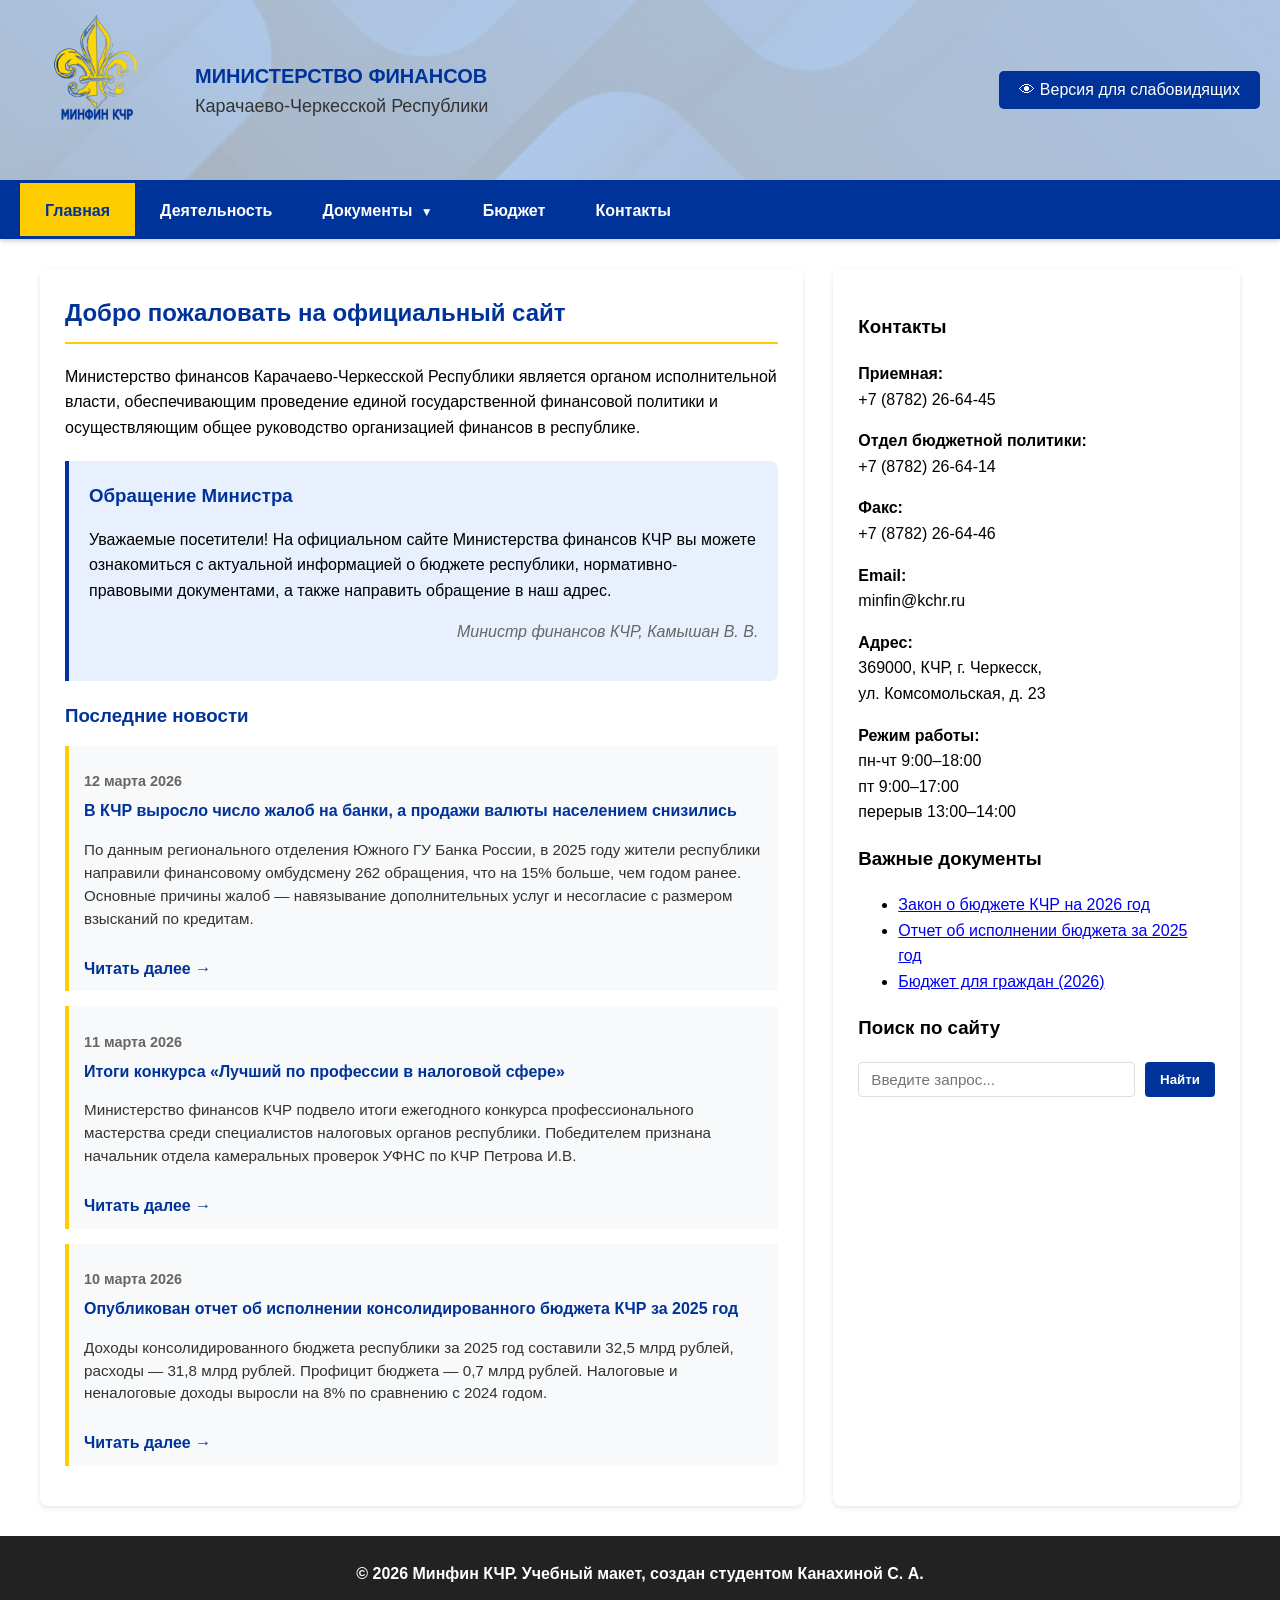
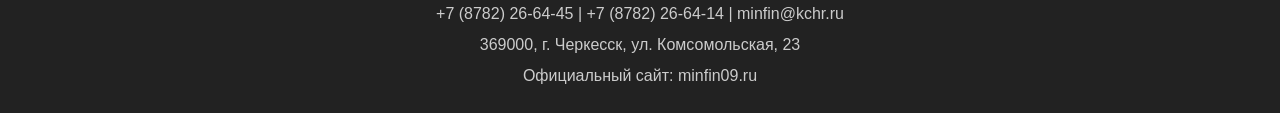
<file: index.html>
<!DOCTYPE html>
<html lang="ru">
<head>
    <meta charset="UTF-8">
    <meta name="viewport" content="width=device-width, initial-scale=1.0">
    <title>Минфин КЧР - Официальный сайт (учебный макет)</title>
    <link rel="stylesheet" href="style.css">
</head>
<body>
    <header class="site-header">
        <div class="logo-container">
            <img src="logo_minfin_kchr.png" alt="Логотип Министерства финансов КЧР" class="logo-image">
            <div class="logo-text">
                <h1>МИНИСТЕРСТВО ФИНАНСОВ</h1>
                <p>Карачаево-Черкесской Республики</p>
            </div>
        </div>
        <div class="header-controls">
            <button class="eye-button">👁 Версия для слабовидящих</button>
        </div>
    </header>

    <nav class="main-nav">
        <ul>
            <li><a href="index.html" class="active">Главная</a></li>
            <li><a href="activity.html">Деятельность</a></li>
            <li class="dropdown">
                <a href="docs.html">Документы</a>
                <ul class="dropdown-menu">
                    <li><a href="docs.html#laws">Законы и постановления</a></li>
                    <li><a href="docs.html#orders">Приказы Минфина КЧР</a></li>
                    <li><a href="docs.html#budget-citizens">Бюджет для граждан</a></li>
                    <li><a href="docs.html#programs">Государственные программы</a></li>
                </ul>
            </li>
            <li><a href="budget.html">Бюджет</a></li>
            <li><a href="contacts.html">Контакты</a></li>
        </ul>
    </nav>

    <main class="content">
        <section class="main-content">
            <h2>Добро пожаловать на официальный сайт</h2>
            <p>Министерство финансов Карачаево-Черкесской Республики является органом исполнительной власти, обеспечивающим проведение единой государственной финансовой политики и осуществляющим общее руководство организацией финансов в республике.</p>
            
            <div class="info-box">
                <h3>Обращение Министра</h3>
                <p>Уважаемые посетители! На официальном сайте Министерства финансов КЧР вы можете ознакомиться с актуальной информацией о бюджете республики, нормативно-правовыми документами, а также направить обращение в наш адрес.</p>
                <p class="signature">Министр финансов КЧР, Камышан В. В.</p>
            </div>
            
            <h3>Последние новости</h3>
            
            <article class="news-item">
                <p class="news-date">12 марта 2026</p>
                <h4><a href="https://minfin09.ru/2026/03/в-кчр-выросло-число-жалоб-на-банки-а-пр/" target="_blank">В КЧР выросло число жалоб на банки, а продажи валюты населением снизились</a></h4>
                <p class="news-excerpt">По данным регионального отделения Южного ГУ Банка России, в 2025 году жители республики направили финансовому омбудсмену 262 обращения, что на 15% больше, чем годом ранее. Основные причины жалоб — навязывание дополнительных услуг и несогласие с размером взысканий по кредитам.</p>
                <a href="https://minfin09.ru/2026/03/в-кчр-выросло-число-жалоб-на-банки-а-пр/" class="read-more" target="_blank">Читать далее →</a>
            </article>
            
            <article class="news-item">
                <p class="news-date">11 марта 2026</p>
                <h4><a href="https://minfin09.ru/2026/03/itogi-konkursa/" target="_blank">Итоги конкурса «Лучший по профессии в налоговой сфере»</a></h4>
                <p class="news-excerpt">Министерство финансов КЧР подвело итоги ежегодного конкурса профессионального мастерства среди специалистов налоговых органов республики. Победителем признана начальник отдела камеральных проверок УФНС по КЧР Петрова И.В.</p>
                <a href="https://minfin09.ru/2026/03/itogi-konkursa/" class="read-more" target="_blank">Читать далее →</a>
            </article>
            
            <article class="news-item">
                <p class="news-date">10 марта 2026</p>
                <h4><a href="https://minfin09.ru/2026/03/otchet-ob-ispolnenii-byudzheta/" target="_blank">Опубликован отчет об исполнении консолидированного бюджета КЧР за 2025 год</a></h4>
                <p class="news-excerpt">Доходы консолидированного бюджета республики за 2025 год составили 32,5 млрд рублей, расходы — 31,8 млрд рублей. Профицит бюджета — 0,7 млрд рублей. Налоговые и неналоговые доходы выросли на 8% по сравнению с 2024 годом.</p>
                <a href="https://minfin09.ru/2026/03/otchet-ob-ispolnenii-byudzheta/" class="read-more" target="_blank">Читать далее →</a>
            </article>
        </section>

        <aside class="sidebar">
            <h3>Контакты</h3>
            <p><strong>Приемная:</strong><br>+7 (8782) 26-64-45</p>
            <p><strong>Отдел бюджетной политики:</strong><br>+7 (8782) 26-64-14</p>
            <p><strong>Факс:</strong><br>+7 (8782) 26-64-46</p>
            <p><strong>Email:</strong><br>minfin@kchr.ru</p>
            <p><strong>Адрес:</strong><br>369000, КЧР, г. Черкесск,<br>ул. Комсомольская, д. 23</p>
            <p><strong>Режим работы:</strong><br>пн-чт 9:00–18:00<br>пт 9:00–17:00<br>перерыв 13:00–14:00</p>

            <h3>Важные документы</h3>
            <ul>
                <li><a href="docs.html#laws">Закон о бюджете КЧР на 2026 год</a></li>
                <li><a href="docs.html#budget">Отчет об исполнении бюджета за 2025 год</a></li>
                <li><a href="docs.html#budget">Бюджет для граждан (2026)</a></li>
            </ul>
            
            <h3>Поиск по сайту</h3>
            <form class="search-form">
                <input type="text" placeholder="Введите запрос...">
                <button type="submit">Найти</button>
            </form>
        </aside>
    </main>

    <footer>
        <div class="footer-content">
            <div class="footer-contacts">
                <p>© 2026 Минфин КЧР. Учебный макет, создан студентом Канахиной С. А.</p>
                <p>+7 (8782) 26-64-45 | +7 (8782) 26-64-14 | minfin@kchr.ru</p>
                <p>369000, г. Черкесск, ул. Комсомольская, 23</p>
                <p>Официальный сайт: minfin09.ru</p>
            </div>
        </div>
    </footer>
<!-- Подключение скрипта для версии слабовидящих -->
    <script src="script.js"></script>
</body>
</html>
</file>
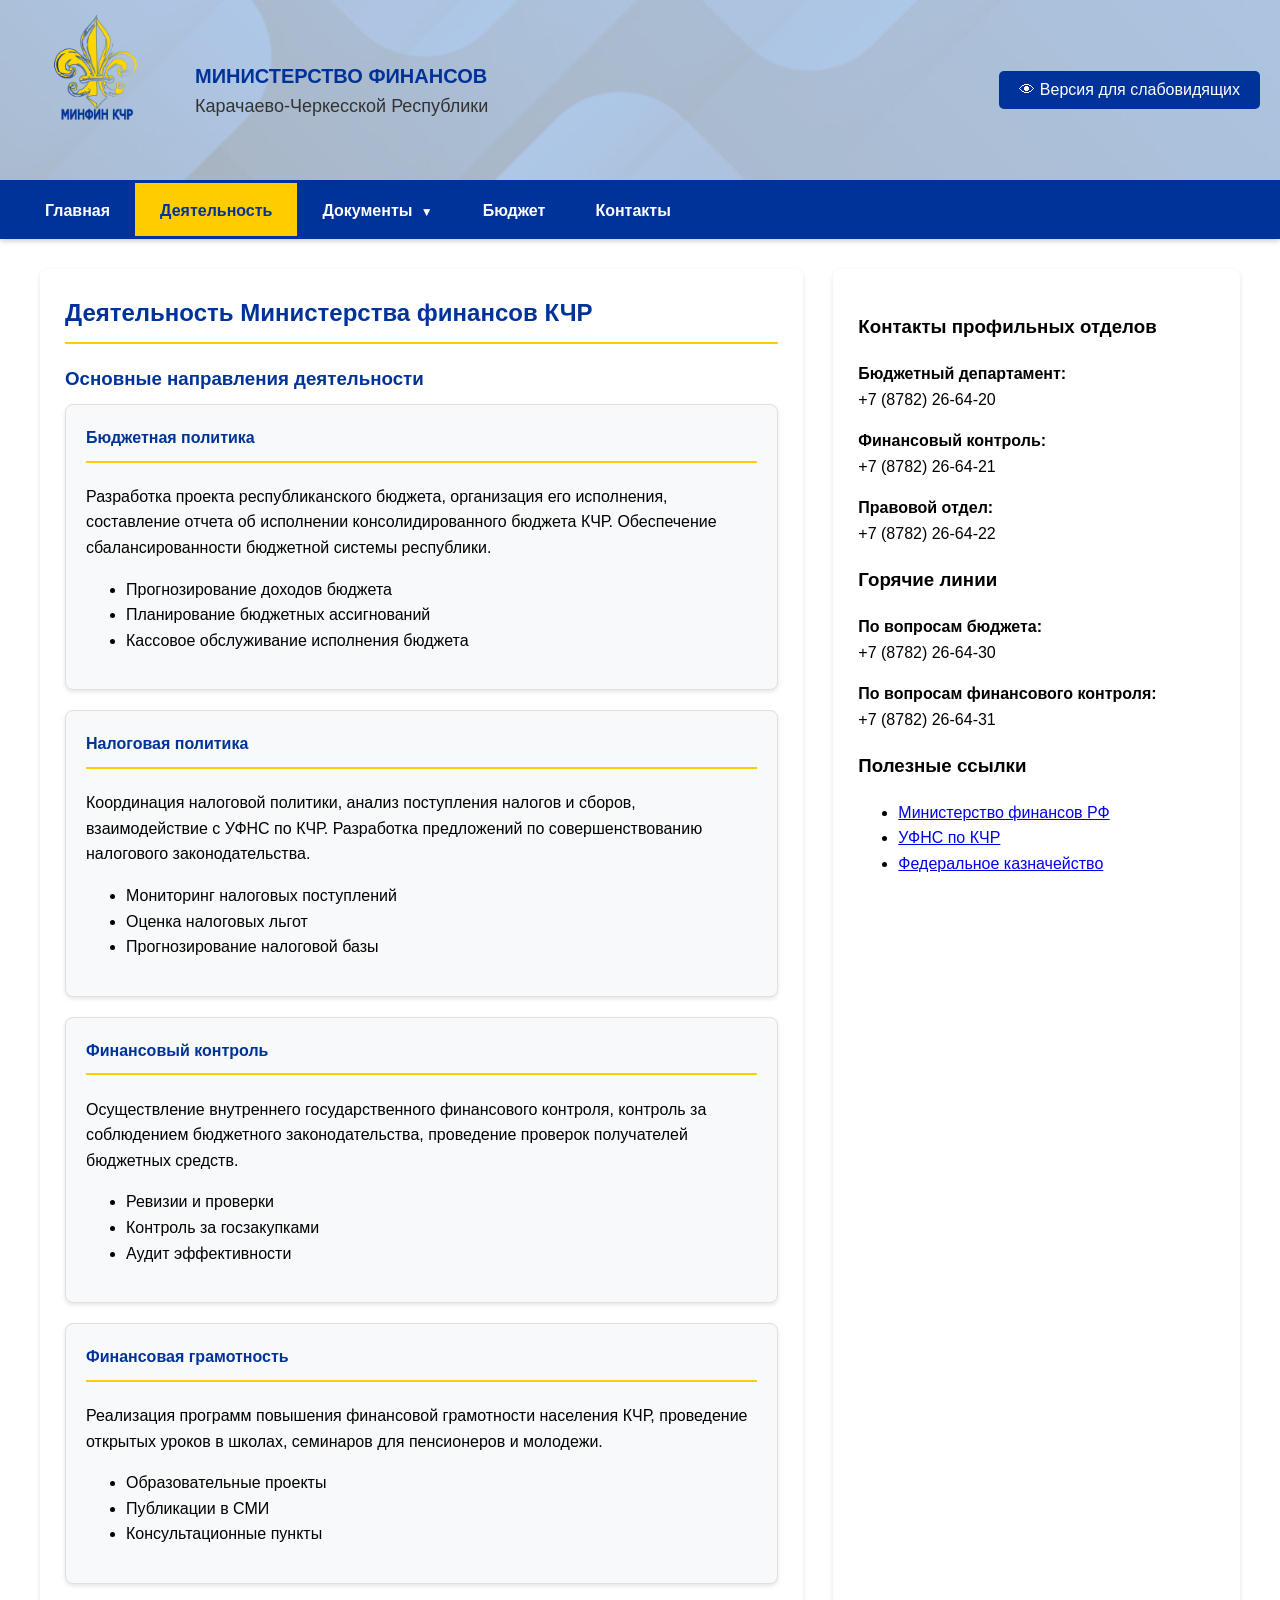
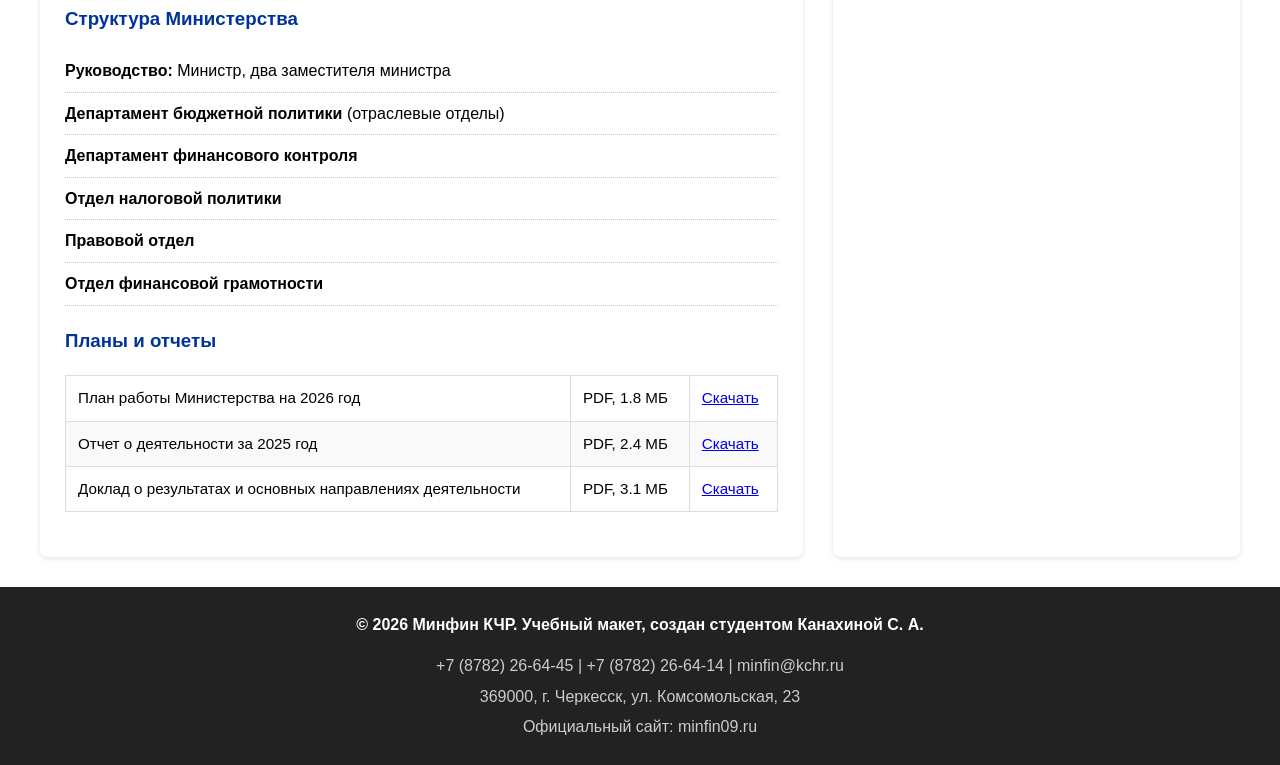
<file: activity.html>
<!DOCTYPE html>
<html lang="ru">
<head>
    <meta charset="UTF-8">
    <meta name="viewport" content="width=device-width, initial-scale=1.0">
    <title>Деятельность - Минфин КЧР</title>
    <link rel="stylesheet" href="style.css">
</head>
<body>
    <header class="site-header">
        <div class="logo-container">
            <img src="logo_minfin_kchr.png" alt="Логотип Министерства финансов КЧР" class="logo-image">
            <div class="logo-text">
                <h1>МИНИСТЕРСТВО ФИНАНСОВ</h1>
                <p>Карачаево-Черкесской Республики</p>
            </div>
        </div>
        <div class="header-controls">
            <button class="eye-button">👁 Версия для слабовидящих</button>
        </div>
    </header>

    <nav class="main-nav">
        <ul>
            <li><a href="index.html">Главная</a></li>
            <li><a href="activity.html" class="active">Деятельность</a></li>
            <li class="dropdown">
                <a href="docs.html">Документы</a>
                <ul class="dropdown-menu">
                    <li><a href="docs.html#laws">Законы и постановления</a></li>
                    <li><a href="docs.html#orders">Приказы Минфина КЧР</a></li>
                    <li><a href="docs.html#budget">Бюджет для граждан</a></li>
                    <li><a href="docs.html#programs">Государственные программы</a></li>
                </ul>
            </li>
            <li><a href="budget.html">Бюджет</a></li>
            <li><a href="contacts.html">Контакты</a></li>
        </ul>
    </nav>

    <main class="content">
        <section class="main-content">
            <h2>Деятельность Министерства финансов КЧР</h2>
            
            <div class="activity-section">
                <h3>Основные направления деятельности</h3>
                
                <div class="activity-card">
                    <h4>Бюджетная политика</h4>
                    <p>Разработка проекта республиканского бюджета, организация его исполнения, составление отчета об исполнении консолидированного бюджета КЧР. Обеспечение сбалансированности бюджетной системы республики.</p>
                    <ul>
                        <li>Прогнозирование доходов бюджета</li>
                        <li>Планирование бюджетных ассигнований</li>
                        <li>Кассовое обслуживание исполнения бюджета</li>
                    </ul>
                </div>
                
                <div class="activity-card">
                    <h4>Налоговая политика</h4>
                    <p>Координация налоговой политики, анализ поступления налогов и сборов, взаимодействие с УФНС по КЧР. Разработка предложений по совершенствованию налогового законодательства.</p>
                    <ul>
                        <li>Мониторинг налоговых поступлений</li>
                        <li>Оценка налоговых льгот</li>
                        <li>Прогнозирование налоговой базы</li>
                    </ul>
                </div>
                
                <div class="activity-card">
                    <h4>Финансовый контроль</h4>
                    <p>Осуществление внутреннего государственного финансового контроля, контроль за соблюдением бюджетного законодательства, проведение проверок получателей бюджетных средств.</p>
                    <ul>
                        <li>Ревизии и проверки</li>
                        <li>Контроль за госзакупками</li>
                        <li>Аудит эффективности</li>
                    </ul>
                </div>
                
                <div class="activity-card">
                    <h4>Финансовая грамотность</h4>
                    <p>Реализация программ повышения финансовой грамотности населения КЧР, проведение открытых уроков в школах, семинаров для пенсионеров и молодежи.</p>
                    <ul>
                        <li>Образовательные проекты</li>
                        <li>Публикации в СМИ</li>
                        <li>Консультационные пункты</li>
                    </ul>
                </div>
            </div>
            
            <div class="activity-section">
                <h3>Структура Министерства</h3>
                <ul class="structure-list">
                    <li><strong>Руководство:</strong> Министр, два заместителя министра</li>
                    <li><strong>Департамент бюджетной политики</strong> (отраслевые отделы)</li>
                    <li><strong>Департамент финансового контроля</strong></li>
                    <li><strong>Отдел налоговой политики</strong></li>
                    <li><strong>Правовой отдел</strong></li>
                    <li><strong>Отдел финансовой грамотности</strong></li>
                </ul>
            </div>
            
            <div class="activity-section">
                <h3>Планы и отчеты</h3>
                <table class="docs-table">
                    <tr>
                        <td>План работы Министерства на 2026 год</td>
                        <td>PDF, 1.8 МБ</td>
                        <td><a href="#" class="download-link">Скачать</a></td>
                    </tr>
                    <tr>
                        <td>Отчет о деятельности за 2025 год</td>
                        <td>PDF, 2.4 МБ</td>
                        <td><a href="#" class="download-link">Скачать</a></td>
                    </tr>
                    <tr>
                        <td>Доклад о результатах и основных направлениях деятельности</td>
                        <td>PDF, 3.1 МБ</td>
                        <td><a href="#" class="download-link">Скачать</a></td>
                    </tr>
                </table>
            </div>
        </section>

        <aside class="sidebar">
            <h3>Контакты профильных отделов</h3>
            <p><strong>Бюджетный департамент:</strong><br>+7 (8782) 26-64-20</p>
            <p><strong>Финансовый контроль:</strong><br>+7 (8782) 26-64-21</p>
            <p><strong>Правовой отдел:</strong><br>+7 (8782) 26-64-22</p>
            
            <h3>Горячие линии</h3>
            <p><strong>По вопросам бюджета:</strong><br>+7 (8782) 26-64-30</p>
            <p><strong>По вопросам финансового контроля:</strong><br>+7 (8782) 26-64-31</p>
            
            <h3>Полезные ссылки</h3>
            <ul>
                <li><a href="#">Министерство финансов РФ</a></li>
                <li><a href="#">УФНС по КЧР</a></li>
                <li><a href="#">Федеральное казначейство</a></li>
            </ul>
        </aside>
    </main>

    <footer>
        <div class="footer-content">
            <div class="footer-contacts">
                <p>© 2026 Минфин КЧР. Учебный макет, создан студентом Канахиной С. А.</p>
                <p>+7 (8782) 26-64-45 | +7 (8782) 26-64-14 | minfin@kchr.ru</p>
                <p>369000, г. Черкесск, ул. Комсомольская, 23</p>
                <p>Официальный сайт: minfin09.ru</p>
            </div>
        </div>
    </footer>
<!-- Подключение скрипта для версии слабовидящих -->
    <script src="script.js"></script>
</body>
</html>
</file>
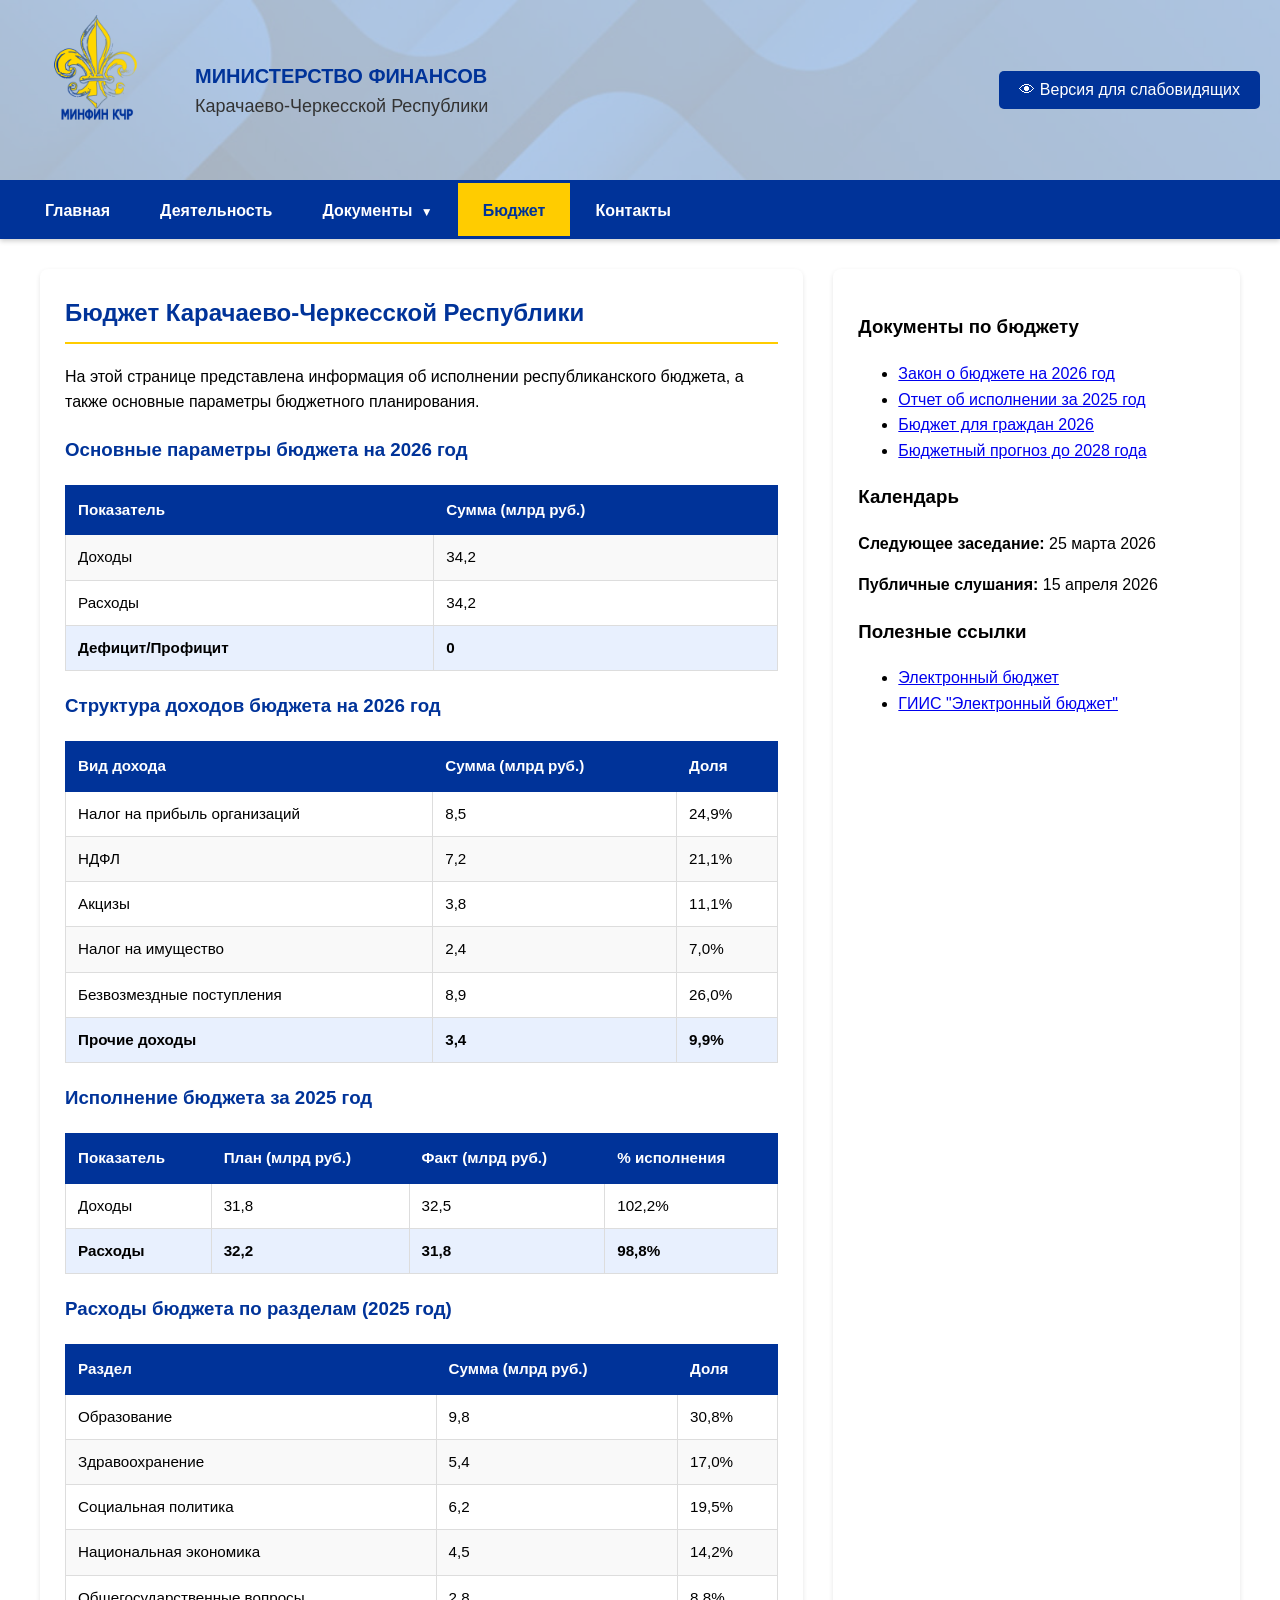
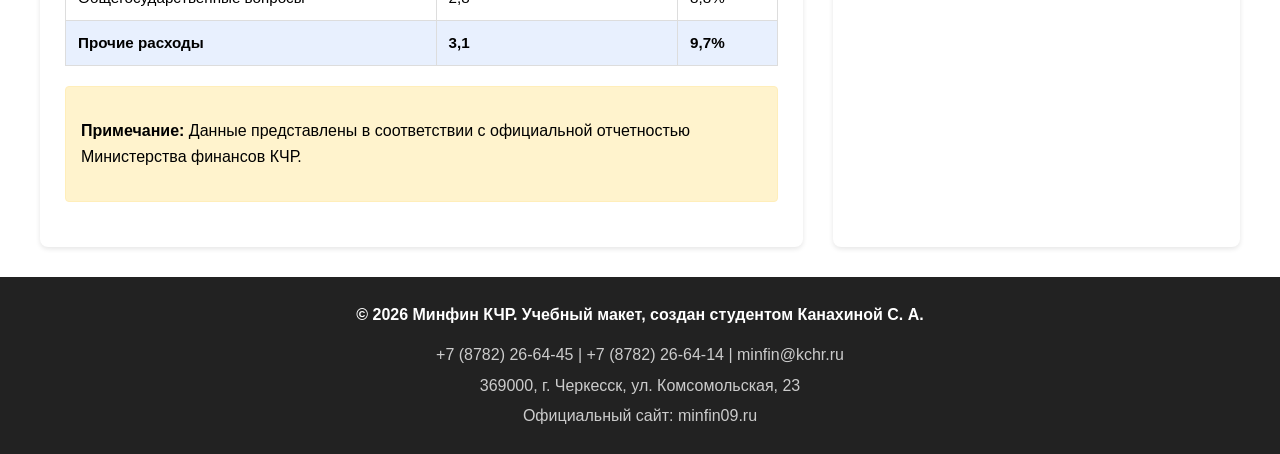
<file: budget.html>
<!DOCTYPE html>
<html lang="ru">
<head>
    <meta charset="UTF-8">
    <meta name="viewport" content="width=device-width, initial-scale=1.0">
    <title>Бюджет - Минфин КЧР</title>
    <link rel="stylesheet" href="style.css">
</head>
<body>
    <header class="site-header">
        <div class="logo-container">
            <img src="logo_minfin_kchr.png" alt="Логотип Министерства финансов КЧР" class="logo-image">
            <div class="logo-text">
                <h1>МИНИСТЕРСТВО ФИНАНСОВ</h1>
                <p>Карачаево-Черкесской Республики</p>
            </div>
        </div>
        <div class="header-controls">
            <button class="eye-button">👁 Версия для слабовидящих</button>
        </div>
    </header>

    <nav class="main-nav">
        <ul>
            <li><a href="index.html">Главная</a></li>
            <li><a href="activity.html">Деятельность</a></li>
            <li class="dropdown">
                <a href="docs.html">Документы</a>
                <ul class="dropdown-menu">
                    <li><a href="docs.html#laws">Законы и постановления</a></li>
                    <li><a href="docs.html#orders">Приказы Минфина КЧР</a></li>
                    <li><a href="docs.html#budget">Бюджет для граждан</a></li>
                    <li><a href="docs.html#programs">Государственные программы</a></li>
                </ul>
            </li>
            <li><a href="budget.html" class="active">Бюджет</a></li>
            <li><a href="contacts.html">Контакты</a></li>
        </ul>
    </nav>

    <main class="content">
        <section class="main-content">
            <h2>Бюджет Карачаево-Черкесской Республики</h2>
            
            <div class="budget-info">
                <p>На этой странице представлена информация об исполнении республиканского бюджета, а также основные параметры бюджетного планирования.</p>
            </div>
            
            <h3>Основные параметры бюджета на 2026 год</h3>
            <table class="budget-table">
                <tr>
                    <th>Показатель</th>
                    <th>Сумма (млрд руб.)</th>
                </tr>
                <tr>
                    <td>Доходы</td>
                    <td>34,2</td>
                </tr>
                <tr>
                    <td>Расходы</td>
                    <td>34,2</td>
                </tr>
                <tr>
                    <td>Дефицит/Профицит</td>
                    <td>0</td>
                </tr>
            </table>
            
            <h3>Структура доходов бюджета на 2026 год</h3>
            <table class="budget-table">
                <thead>
                    <tr>
                        <th>Вид дохода</th>
                        <th>Сумма (млрд руб.)</th>
                        <th>Доля</th>
                    </tr>
                </thead>
                <tbody>
                    <tr>
                        <td>Налог на прибыль организаций</td>
                        <td>8,5</td>
                        <td>24,9%</td>
                    </tr>
                    <tr>
                        <td>НДФЛ</td>
                        <td>7,2</td>
                        <td>21,1%</td>
                    </tr>
                    <tr>
                        <td>Акцизы</td>
                        <td>3,8</td>
                        <td>11,1%</td>
                    </tr>
                    <tr>
                        <td>Налог на имущество</td>
                        <td>2,4</td>
                        <td>7,0%</td>
                    </tr>
                    <tr>
                        <td>Безвозмездные поступления</td>
                        <td>8,9</td>
                        <td>26,0%</td>
                    </tr>
                    <tr>
                        <td>Прочие доходы</td>
                        <td>3,4</td>
                        <td>9,9%</td>
                    </tr>
                </tbody>
            </table>
            
            <h3>Исполнение бюджета за 2025 год</h3>
            <table class="budget-table">
                <thead>
                    <tr>
                        <th>Показатель</th>
                        <th>План (млрд руб.)</th>
                        <th>Факт (млрд руб.)</th>
                        <th>% исполнения</th>
                    </tr>
                </thead>
                <tbody>
                    <tr>
                        <td>Доходы</td>
                        <td>31,8</td>
                        <td>32,5</td>
                        <td>102,2%</td>
                    </tr>
                    <tr>
                        <td>Расходы</td>
                        <td>32,2</td>
                        <td>31,8</td>
                        <td>98,8%</td>
                    </tr>
                </tbody>
            </table>
            
            <h3>Расходы бюджета по разделам (2025 год)</h3>
            <table class="budget-table">
                <thead>
                    <tr>
                        <th>Раздел</th>
                        <th>Сумма (млрд руб.)</th>
                        <th>Доля</th>
                    </tr>
                </thead>
                <tbody>
                    <tr>
                        <td>Образование</td>
                        <td>9,8</td>
                        <td>30,8%</td>
                    </tr>
                    <tr>
                        <td>Здравоохранение</td>
                        <td>5,4</td>
                        <td>17,0%</td>
                    </tr>
                    <tr>
                        <td>Социальная политика</td>
                        <td>6,2</td>
                        <td>19,5%</td>
                    </tr>
                    <tr>
                        <td>Национальная экономика</td>
                        <td>4,5</td>
                        <td>14,2%</td>
                    </tr>
                    <tr>
                        <td>Общегосударственные вопросы</td>
                        <td>2,8</td>
                        <td>8,8%</td>
                    </tr>
                    <tr>
                        <td>Прочие расходы</td>
                        <td>3,1</td>
                        <td>9,7%</td>
                    </tr>
                </tbody>
            </table>
            
            <div class="budget-note">
                <p><strong>Примечание:</strong> Данные представлены в соответствии с официальной отчетностью Министерства финансов КЧР.</p>
            </div>
        </section>

        <aside class="sidebar">
            <h3>Документы по бюджету</h3>
            <ul>
                <li><a href="#">Закон о бюджете на 2026 год</a></li>
                <li><a href="#">Отчет об исполнении за 2025 год</a></li>
                <li><a href="#">Бюджет для граждан 2026</a></li>
                <li><a href="#">Бюджетный прогноз до 2028 года</a></li>
            </ul>
            
            <h3>Календарь</h3>
            <p><strong>Следующее заседание:</strong> 25 марта 2026</p>
            <p><strong>Публичные слушания:</strong> 15 апреля 2026</p>
            
            <h3>Полезные ссылки</h3>
            <ul>
                <li><a href="#">Электронный бюджет</a></li>
                <li><a href="#">ГИИС "Электронный бюджет"</a></li>
            </ul>
        </aside>
    </main>

    <footer>
        <div class="footer-content">
            <div class="footer-contacts">
                <p>© 2026 Минфин КЧР. Учебный макет, создан студентом Канахиной С. А.</p>
                <p>+7 (8782) 26-64-45 | +7 (8782) 26-64-14 | minfin@kchr.ru</p>
                <p>369000, г. Черкесск, ул. Комсомольская, 23</p>
                <p>Официальный сайт: minfin09.ru</p>
            </div>
        </div>
    </footer>
<!-- Подключение скрипта для версии слабовидящих -->
    <script src="script.js"></script>
</body>
</html>
</file>
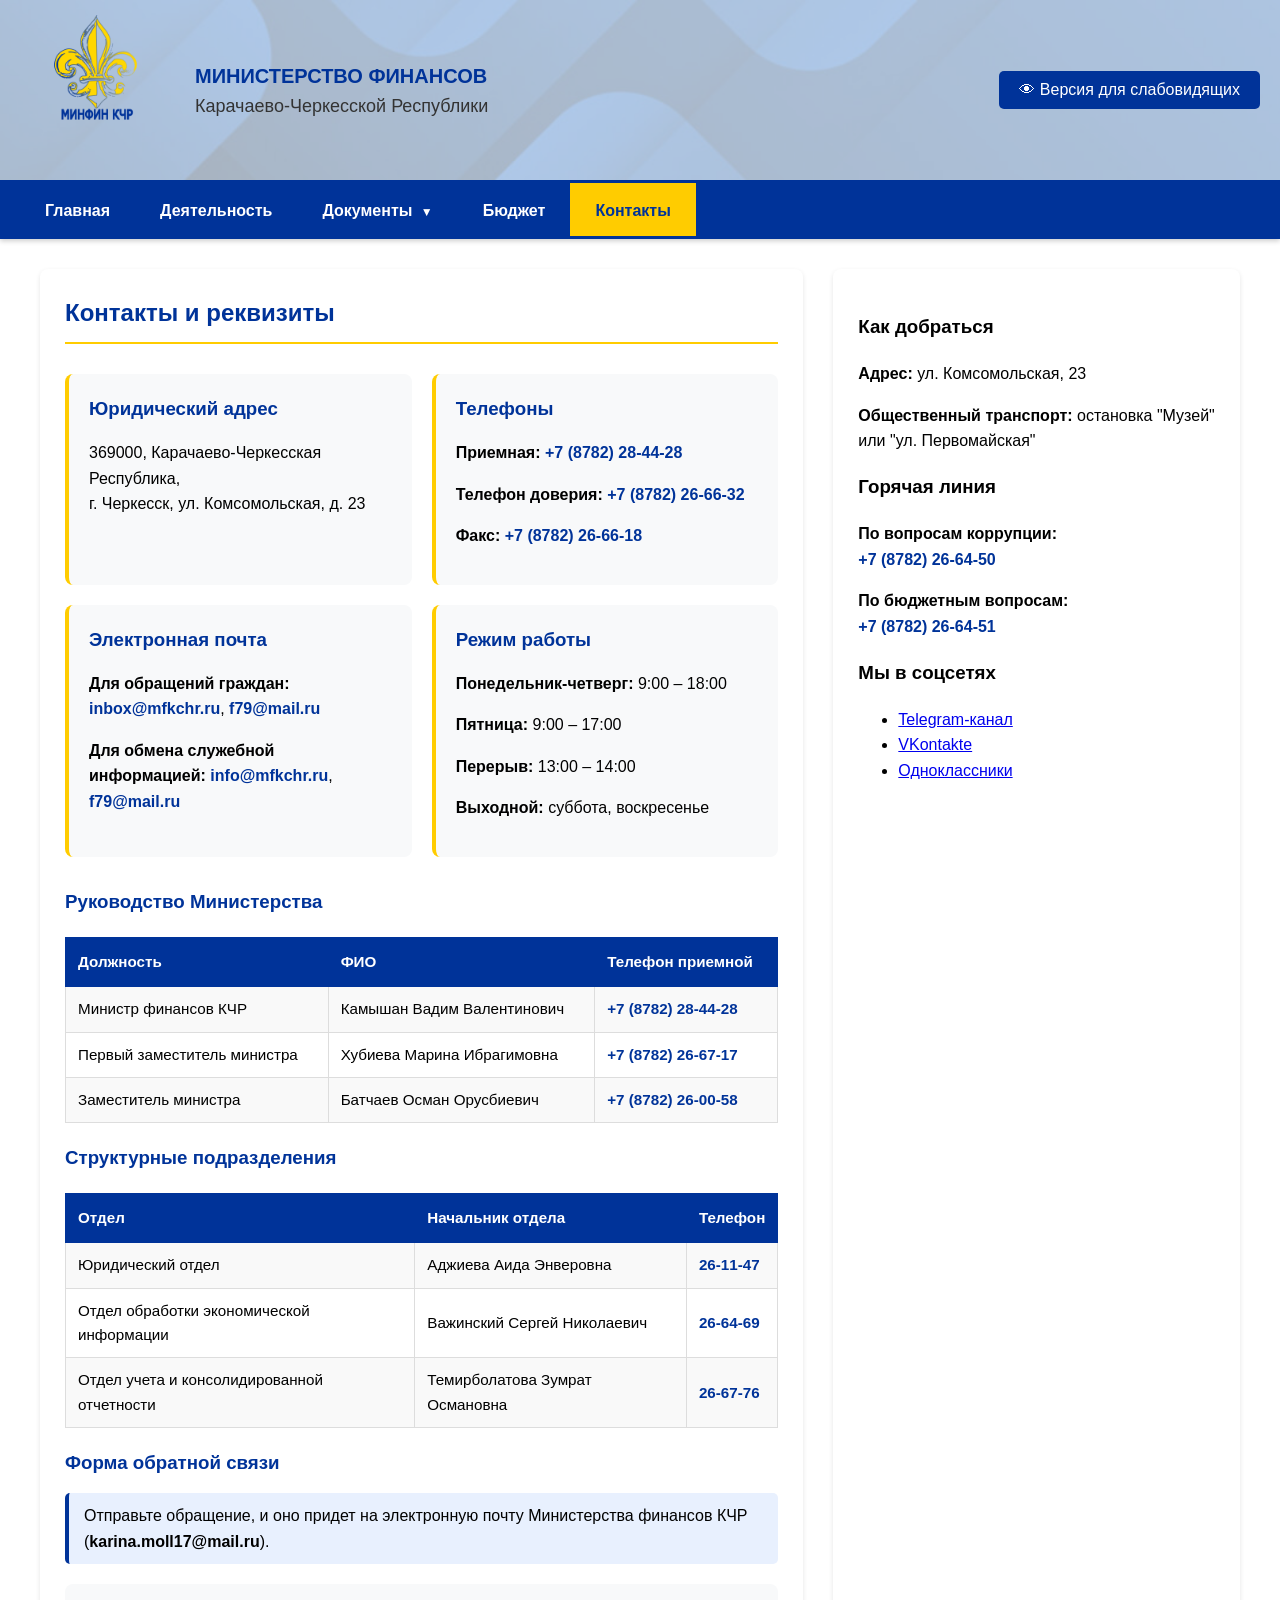
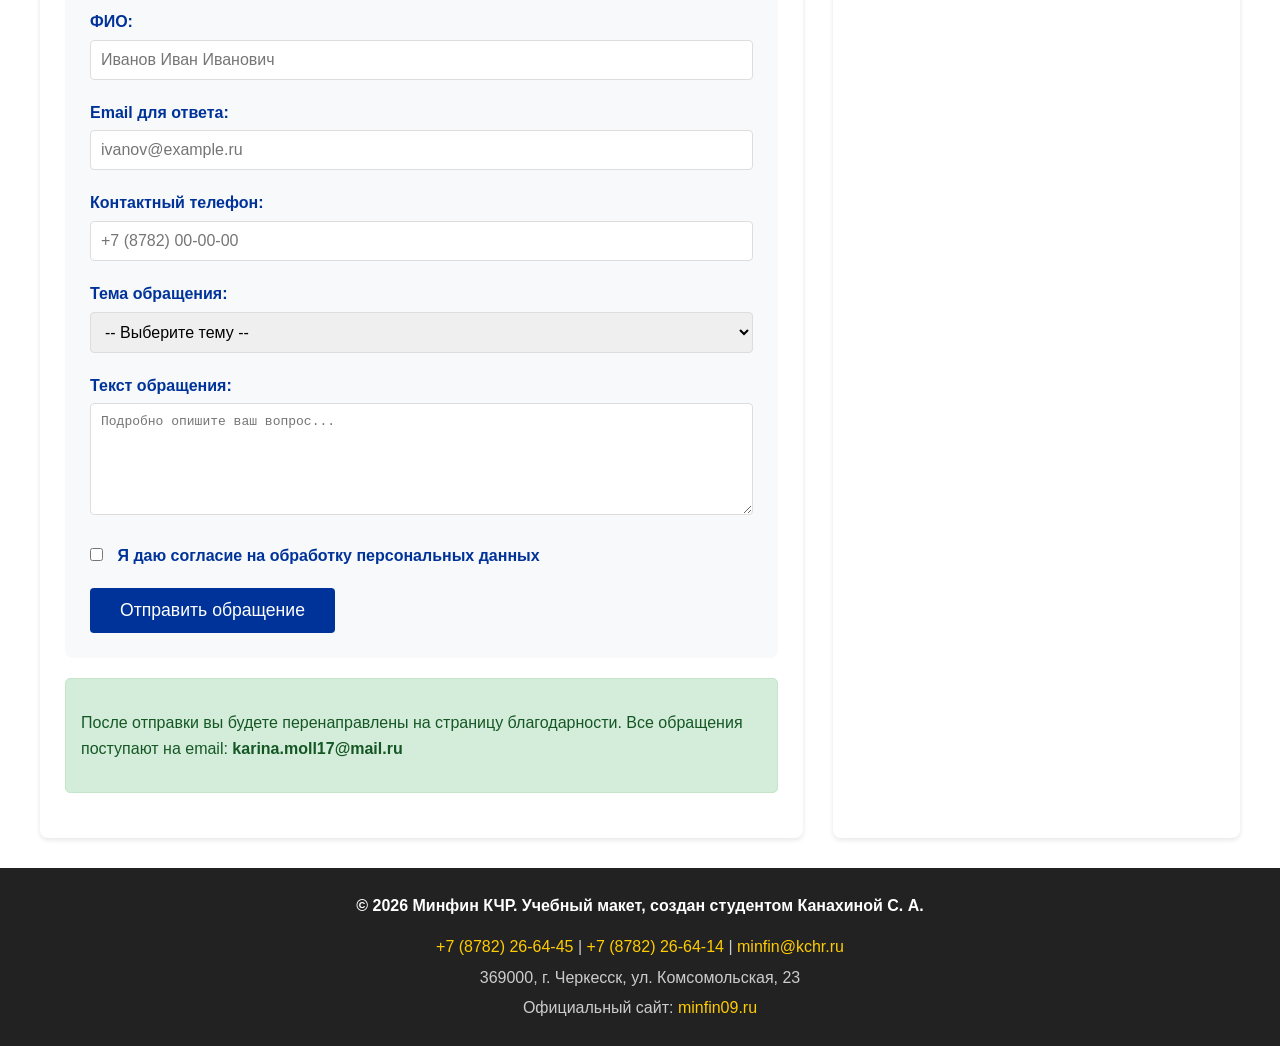
<file: contacts.html>
<!DOCTYPE html>
<html lang="ru">
<head>
    <meta charset="UTF-8">
    <meta name="viewport" content="width=device-width, initial-scale=1.0">
    <title>Контакты - Минфин КЧР</title>
    <link rel="stylesheet" href="style.css">
</head>
<body>
    <header class="site-header">
        <div class="logo-container">
            <img src="logo_minfin_kchr.png" alt="Логотип Министерства финансов КЧР" class="logo-image">
            <div class="logo-text">
                <h1>МИНИСТЕРСТВО ФИНАНСОВ</h1>
                <p>Карачаево-Черкесской Республики</p>
            </div>
        </div>
        <div class="header-controls">
            <button class="eye-button">👁 Версия для слабовидящих</button>
        </div>
    </header>

    <nav class="main-nav">
        <ul>
            <li><a href="index.html">Главная</a></li>
            <li><a href="activity.html">Деятельность</a></li>
            <li class="dropdown">
                <a href="docs.html">Документы</a>
                <ul class="dropdown-menu">
                    <li><a href="docs.html#laws">Законы и постановления</a></li>
                    <li><a href="docs.html#orders">Приказы Минфина КЧР</a></li>
                    <li><a href="docs.html#budget">Бюджет для граждан</a></li>
                    <li><a href="docs.html#programs">Государственные программы</a></li>
                </ul>
            </li>
            <li><a href="budget.html">Бюджет</a></li>
            <li><a href="contacts.html" class="active">Контакты</a></li>
        </ul>
    </nav>

    <main class="content">
        <section class="main-content">
            <h2>Контакты и реквизиты</h2>
            
            <div class="contacts-grid">
                <div class="contact-card">
                    <h3>Юридический адрес</h3>
                    <p>369000, Карачаево-Черкесская Республика,<br>
                    г. Черкесск, ул. Комсомольская, д. 23</p>
                </div>
                
                <div class="contact-card">
                    <h3>Телефоны</h3>
                    <p><strong>Приемная:</strong> <a href="tel:+78782284428" class="contact-link" data-tooltip="Нажмите, чтобы позвонить в приемную">+7 (8782) 28-44-28</a></p>
                    <p><strong>Телефон доверия:</strong> <a href="tel:+78782266632" class="contact-link" data-tooltip="Нажмите, чтобы позвонить на горячую линию">+7 (8782) 26-66-32</a></p>
                    <p><strong>Факс:</strong> <a href="tel:+78782266618" class="contact-link" data-tooltip="Отправить факс">+7 (8782) 26-66-18</a></p>
                </div>
                
                <div class="contact-card">
                    <h3>Электронная почта</h3>
                    <p><strong>Для обращений граждан:</strong> <a href="mailto:inbox@mfkchr.ru" class="contact-link" data-tooltip="Написать обращение">inbox@mfkchr.ru</a>, <a href="mailto:f79@mail.ru" class="contact-link" data-tooltip="Написать на личную почту">f79@mail.ru</a></p>
                    <p><strong>Для обмена служебной информацией:</strong> <a href="mailto:info@mfkchr.ru" class="contact-link" data-tooltip="Для служебной переписки">info@mfkchr.ru</a>, <a href="mailto:f79@mail.ru" class="contact-link" data-tooltip="Написать на личную почту">f79@mail.ru</a></p>
                </div>
                
                <div class="contact-card">
                    <h3>Режим работы</h3>
                    <p><strong>Понедельник-четверг:</strong> 9:00 – 18:00</p>
                    <p><strong>Пятница:</strong> 9:00 – 17:00</p>
                    <p><strong>Перерыв:</strong> 13:00 – 14:00</p>
                    <p><strong>Выходной:</strong> суббота, воскресенье</p>
                </div>
            </div>
            
            <h3>Руководство Министерства</h3>
            <table class="contacts-table">
                <tr>
                    <th>Должность</th>
                    <th>ФИО</th>
                    <th>Телефон приемной</th>
                </tr>
                <tr>
                    <td>Министр финансов КЧР</td>
                    <td>Камышан Вадим Валентинович</td>
                    <td><a href="tel:+78782284428" class="contact-link" data-tooltip="Позвонить министру (приемная)">+7 (8782) 28-44-28</a></td>
                </tr>
                <tr>
                    <td>Первый заместитель министра</td>
                    <td>Хубиева Марина Ибрагимовна</td>
                    <td><a href="tel:+78782266717" class="contact-link" data-tooltip="Позвонить первому заместителю">+7 (8782) 26-67-17</a></td>
                </tr>
                <tr>
                    <td>Заместитель министра</td>
                    <td>Батчаев Осман Орусбиевич</td>
                    <td><a href="tel:+78782260058" class="contact-link" data-tooltip="Позвонить заместителю">+7 (8782) 26-00-58</a></td>
                </tr>
            </table>
            
            <h3>Структурные подразделения</h3>
            <table class="contacts-table">
                <tr>
                    <th>Отдел</th>
                    <th>Начальник отдела</th>
                    <th>Телефон</th>
                </tr>
                <tr>
                    <td>Юридический отдел</td>
                    <td>Аджиева Аида Энверовна</td>
                    <td><a href="tel:+78782261147" class="contact-link" data-tooltip="Позвонить в юридический отдел">26-11-47</a></td>
                </tr>
                <tr>
                    <td>Отдел обработки экономической информации</td>
                    <td>Важинский Сергей Николаевич</td>
                    <td><a href="tel:+78782266469" class="contact-link" data-tooltip="Позвонить в отдел обработки">26-64-69</a></td>
                </tr>
                <tr>
                    <td>Отдел учета и консолидированной отчетности</td>
                    <td>Темирболатова Зумрат Османовна</td>
                    <td><a href="tel:+78782266776" class="contact-link" data-tooltip="Позвонить в отдел отчетности">26-67-76</a></td>
                </tr>
            </table>
            
            <h3>Форма обратной связи</h3>
            <p class="form-note">Отправьте обращение, и оно придет на электронную почту Министерства финансов КЧР (<strong>karina.moll17@mail.ru</strong>).</p>
            
            <!-- Форма Formspree (уже рабочая) -->
            <form class="feedback-form" action="https://formspree.io/f/mpqyybvg" method="POST">
                <div class="form-group">
                    <label for="name">ФИО:</label>
                    <input type="text" id="name" name="name" required placeholder="Иванов Иван Иванович">
                </div>
                
                <div class="form-group">
                    <label for="email">Email для ответа:</label>
                    <input type="email" id="email" name="email" required placeholder="ivanov@example.ru">
                </div>
                
                <div class="form-group">
                    <label for="phone">Контактный телефон:</label>
                    <input type="tel" id="phone" name="phone" placeholder="+7 (8782) 00-00-00">
                </div>
                
                <div class="form-group">
                    <label for="subject">Тема обращения:</label>
                    <select id="subject" name="subject" required>
                        <option value="">-- Выберите тему --</option>
                        <option value="question">Общий вопрос</option>
                        <option value="appeal">Обращение гражданина</option>
                        <option value="suggestion">Предложение</option>
                        <option value="complaint">Жалоба</option>
                    </select>
                </div>
                
                <div class="form-group">
                    <label for="message">Текст обращения:</label>
                    <textarea id="message" name="message" rows="6" required placeholder="Подробно опишите ваш вопрос..."></textarea>
                </div>
                
                <div class="form-group">
                    <label class="checkbox-label">
                        <input type="checkbox" name="consent" required>
                        Я даю согласие на обработку персональных данных
                    </label>
                </div>
                
                <input type="hidden" name="_subject" value="Новое обращение с сайта Минфин КЧР">
                <input type="hidden" name="_replyto" value="karina.moll17@mail.ru">
                
                <button type="submit" class="submit-btn">Отправить обращение</button>
            </form>
            
            <div class="form-info">
                <p> После отправки вы будете перенаправлены на страницу благодарности. Все обращения поступают на email: <strong>karina.moll17@mail.ru</strong></p>
            </div>
        </section>

        <aside class="sidebar">
            <h3>Как добраться</h3>
            <p><strong>Адрес:</strong> ул. Комсомольская, 23</p>
            <p><strong>Общественный транспорт:</strong> остановка "Музей" или "ул. Первомайская"</p>

            <h3>Горячая линия</h3>
            <p><strong>По вопросам коррупции:</strong><br><a href="tel:+78782266450" class="contact-link" data-tooltip="Сообщить о коррупции">+7 (8782) 26-64-50</a></p>
            <p><strong>По бюджетным вопросам:</strong><br><a href="tel:+78782266451" class="contact-link" data-tooltip="Вопросы по бюджету">+7 (8782) 26-64-51</a></p>
            
            <h3>Мы в соцсетях</h3>
            <ul>
                <li><a href="https://t.me/s/Minfin_09" target="_blank" data-tooltip="Перейти в Telegram">Telegram-канал</a></li>
                <li><a href="https://vk.com/minfinkchr" target="_blank" data-tooltip="Перейти ВКонтакте">VKontakte</a></li>
                <li><a href="https://ok.ru/group/66687383765037" target="_blank" data-tooltip="Перейти в Одноклассники">Одноклассники</a></li>
            </ul>
        </aside>
    </main>

    <footer>
        <div class="footer-content">
            <div class="footer-contacts">
                <p>© 2026 Минфин КЧР. Учебный макет, создан студентом Канахиной С. А.</p>
                <p><a href="tel:+78782266445" class="footer-link" data-tooltip="Позвонить в приемную">+7 (8782) 26-64-45</a> | <a href="tel:+78782266414" class="footer-link" data-tooltip="Позвонить в отдел бюджетной политики">+7 (8782) 26-64-14</a> | <a href="mailto:minfin@kchr.ru" class="footer-link" data-tooltip="Написать письмо">minfin@kchr.ru</a></p>
                <p>369000, г. Черкесск, ул. Комсомольская, 23</p>
                <p>Официальный сайт: <a href="https://minfin09.ru" target="_blank" class="footer-link" data-tooltip="Открыть сайт">minfin09.ru</a></p>
            </div>
        </div>
    </footer>
<!-- Подключение скрипта для версии слабовидящих -->
    <script src="script.js"></script>
</body>
</html>
</file>
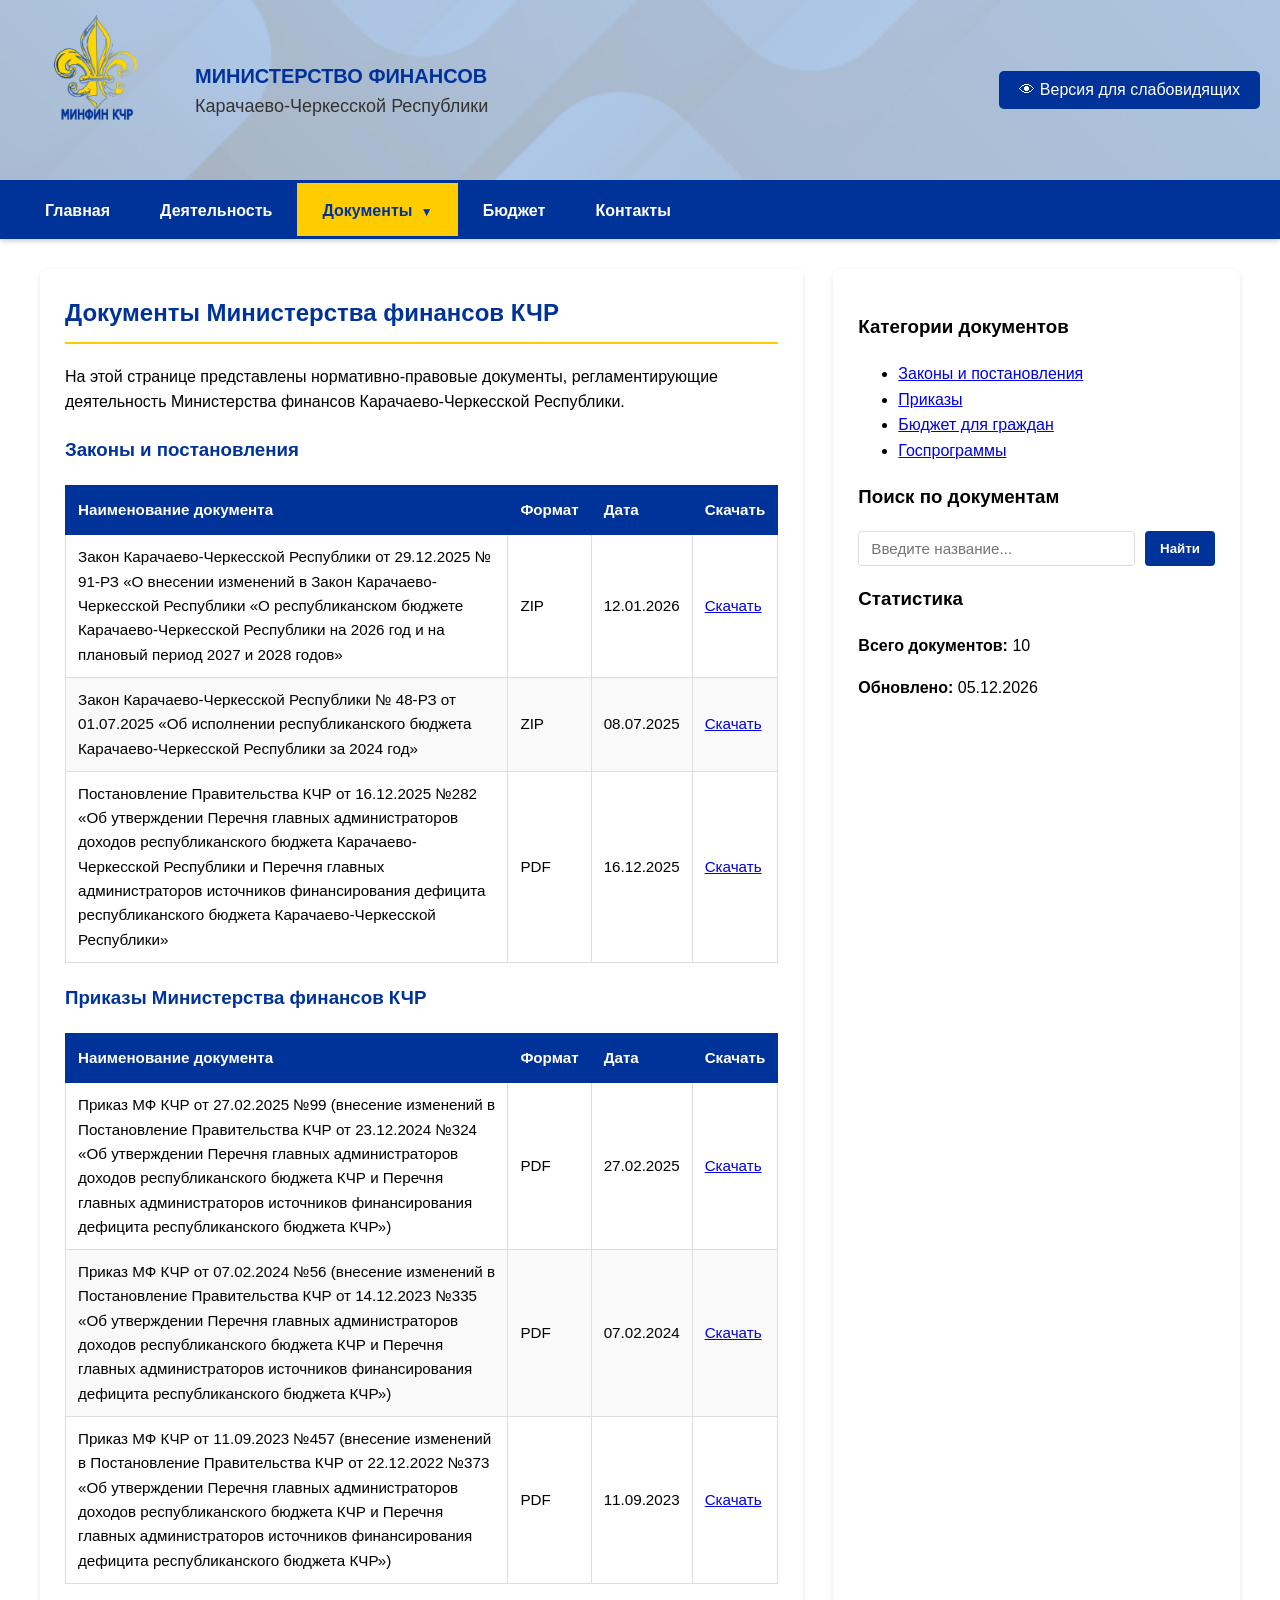
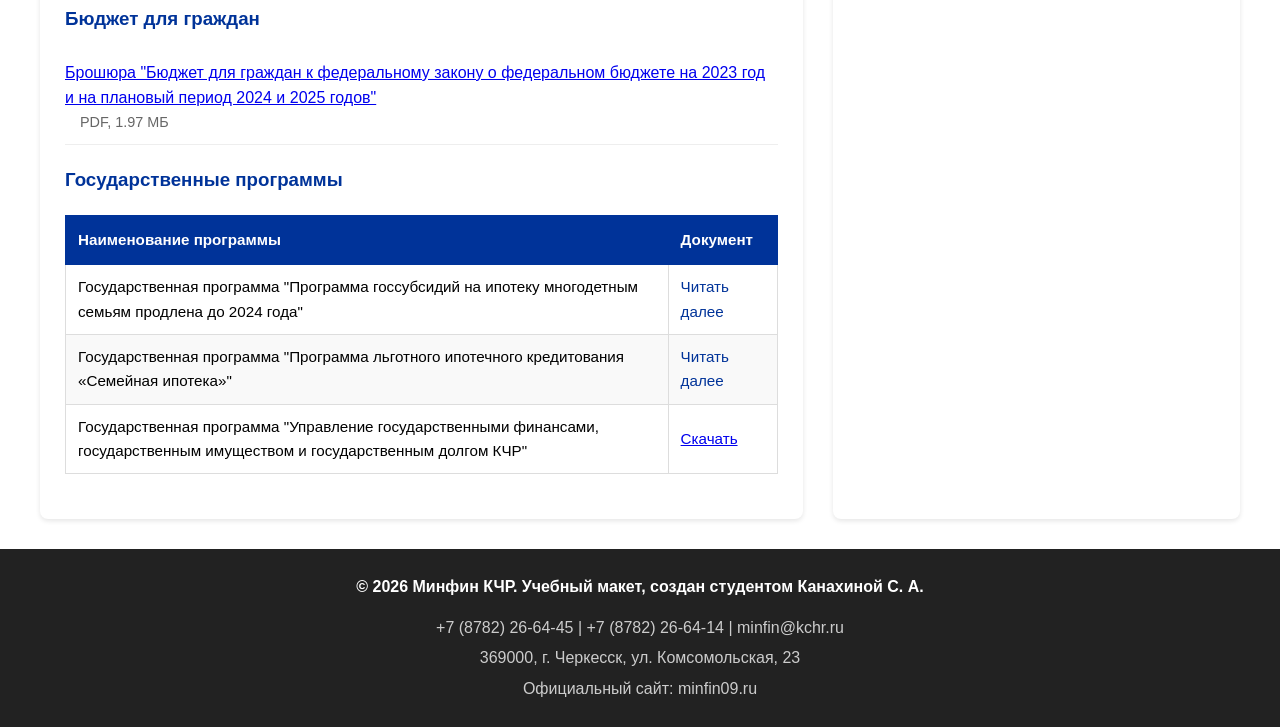
<file: docs.html>
<!DOCTYPE html>
<html lang="ru">
<head>
    <meta charset="UTF-8">
    <meta name="viewport" content="width=device-width, initial-scale=1.0">
    <title>Документы - Минфин КЧР</title>
    <link rel="stylesheet" href="style.css">
</head>
<body>
    <header class="site-header">
        <div class="logo-container">
            <img src="logo_minfin_kchr.png" alt="Логотип Министерства финансов КЧР" class="logo-image">
            <div class="logo-text">
                <h1>МИНИСТЕРСТВО ФИНАНСОВ</h1>
                <p>Карачаево-Черкесской Республики</p>
            </div>
        </div>
        <div class="header-controls">
            <button class="eye-button">👁 Версия для слабовидящих</button>
        </div>
    </header>

    <nav class="main-nav">
        <ul>
            <li><a href="index.html">Главная</a></li>
            <li><a href="activity.html">Деятельность</a></li>
            <li class="dropdown">
                <a href="docs.html" class="active">Документы</a>
                <ul class="dropdown-menu">
                    <li><a href="#laws">Законы и постановления</a></li>
                    <li><a href="#orders">Приказы Минфина КЧР</a></li>
                    <li><a href="#budget">Бюджет для граждан</a></li>
                    <li><a href="#programs">Государственные программы</a></li>
                </ul>
            </li>
            <li><a href="budget.html">Бюджет</a></li>
            <li><a href="contacts.html">Контакты</a></li>
        </ul>
    </nav>

    <main class="content">
        <section class="main-content">
            <h2>Документы Министерства финансов КЧР</h2>
            
            <div class="docs-index">
                <p>На этой странице представлены нормативно-правовые документы, регламентирующие деятельность Министерства финансов Карачаево-Черкесской Республики.</p>
            </div>
            
            <h3 id="laws">Законы и постановления</h3>
            <table class="docs-table">
                <thead>
                    <tr>
                        <th>Наименование документа</th>
                        <th>Формат</th>
                        <th>Дата</th>
                        <th>Скачать</th>
                    </tr>
                </thead>
                <tbody>
                    <tr>
                        <td>Закон Карачаево-Черкесской Республики от 29.12.2025 № 91-РЗ «О внесении изменений в Закон Карачаево-Черкесской Республики «О республиканском бюджете Карачаево-Черкесской Республики на 2026 год и на плановый период 2027 и 2028 годов»</td>
                        <td>ZIP</td>
                        <td>12.01.2026</td>
                        <td><a href="https://minfin09.ru/wp-content/uploads/2026/01/№-91-РЗ-от-29.12.2025.zip" class="download-link">Скачать</a></td>
                    </tr>
                    <tr>
                        <td>Закон Карачаево-Черкесской Республики № 48-РЗ от 01.07.2025 «Об исполнении республиканского бюджета Карачаево-Черкесской Республики за 2024 год»</td>
                        <td>ZIP</td>
                        <td>08.07.2025</td>
                        <td><a href="https://minfin09.ru/wp-content/uploads/2025/07/Закон-КЧР-48-РЗ-от-01.07.2025-и-приложения-к-нему.zip" class="download-link">Скачать</a></td>
                    </tr>
                    <tr>
                        <td>Постановление Правительства КЧР от 16.12.2025 №282 «Об утверждении Перечня главных администраторов доходов республиканского бюджета Карачаево-Черкесской Республики и Перечня главных администраторов источников финансирования дефицита республиканского бюджета Карачаево-Черкесской Республики»</td>
                        <td>PDF</td>
                        <td>16.12.2025</td>
                        <td><a href="https://minfin09.ru/wp-content/uploads/2026/02/Постановление-от-16.12.2025-№282.pdf" class="download-link">Скачать</a></td>
                    </tr>
                </tbody>
            </table>
            
            <h3 id="orders">Приказы Министерства финансов КЧР</h3>
            <table class="docs-table">
                <thead>
                    <tr>
                        <th>Наименование документа</th>
                        <th>Формат</th>
                        <th>Дата</th>
                        <th>Скачать</th>
                    </tr>
                </thead>
                <tbody>
                    <tr>
                        <td>Приказ МФ КЧР от 27.02.2025 №99 (внесение изменений в Постановление Правительства КЧР от 23.12.2024 №324 «Об утверждении Перечня главных администраторов доходов республиканского бюджета КЧР и Перечня главных администраторов источников финансирования дефицита республиканского бюджета КЧР»)</td>
                        <td>PDF</td>
                        <td>27.02.2025</td>
                        <td><a href="https://minfin09.ru/wp-content/uploads/2025/02/Приказ-от-27.02.2025-№99.pdf" class="download-link">Скачать</a></td>
                    </tr>
                    <tr>
                        <td>Приказ МФ КЧР от 07.02.2024 №56 (внесение изменений в Постановление Правительства КЧР от 14.12.2023 №335 «Об утверждении Перечня главных администраторов доходов республиканского бюджета КЧР и Перечня главных администраторов источников финансирования дефицита республиканского бюджета КЧР»)</td>
                        <td>PDF</td>
                        <td>07.02.2024</td>
                        <td><a href="https://minfin09.ru/wp-content/uploads/2024/02/Приказ-от-07.02.2024-№56.pdf" class="download-link">Скачать</a></td>
                    </tr>
                    <tr>
                        <td>Приказ МФ КЧР от 11.09.2023 №457 (внесение изменений в Постановление Правительства КЧР от 22.12.2022 №373 «Об утверждении Перечня главных администраторов доходов республиканского бюджета КЧР и Перечня главных администраторов источников финансирования дефицита республиканского бюджета КЧР»)</td>
                        <td>PDF</td>
                        <td>11.09.2023</td>
                        <td><a href="https://minfin09.ru/wp-content/uploads/2023/09/Приказ-МФ-КЧР-от-11.09.2023-№457.pdf" class="download-link">Скачать</a></td>
                    </tr>
                </tbody>
            </table>
            
            <h3 id="budget">Бюджет для граждан</h3>
            <div class="docs-category">
                <ul>
                    <li><a href="https://minfin.gov.ru/common/upload/library/2023/02/main/BDG.pdf" class="download-link">Брошюра "Бюджет для граждан к федеральному закону о федеральном бюджете на 2023 год и на плановый период 2024 и 2025 годов"</a> <span class="doc-size">PDF, 1.97 МБ</span></li>
                </ul>
            </div>
            
            <h3 id="programs">Государственные программы</h3>
            <table class="docs-table">
                <thead>
                    <tr>
                        <th>Наименование программы</th>
                        <th>Документ</th>
                    </tr>
                </thead>
                <tbody>
                    <tr>
                        <td>Государственная программа "Программа госсубсидий на ипотеку многодетным семьям продлена до 2024 года"</td>
                        <td><a href="https://minfin09.ru/2022/07/программа-госсубсидий-на-ипотеку-мно/" class="doc-link">Читать далее</a></td>
                    </tr>
                    <tr>
                        <td>Государственная программа "Программа льготного ипотечного кредитования «Семейная ипотека»"</td>
                        <td><a href=" https://minfin09.ru/2021/10/программа-льготного-ипотечного-кред/" class="doc-link">Читать далее</a></td>
                    </tr>
                    <tr>
                        <td>Государственная программа "Управление государственными финансами, государственным имуществом и государственным долгом КЧР"</td>
                        <td><a href="https://minfin09.ru/wp-content/uploads/2019/03/ГП-Управление-государственными-финансами-государственным-имуществом-и-государственным-долгом-КЧР.zip" class="download-link">Скачать</a></td>
                    </tr>
                </tbody>
            </table>
        </section>

        <aside class="sidebar">
            <h3>Категории документов</h3>
            <ul>
                <li><a href="#laws">Законы и постановления</a></li>
                <li><a href="#orders">Приказы</a></li>
                <li><a href="#budget">Бюджет для граждан</a></li>
                <li><a href="#programs">Госпрограммы</a></li>
            </ul>
            
            <h3>Поиск по документам</h3>
            <form class="search-form">
                <input type="text" placeholder="Введите название...">
                <button type="submit">Найти</button>
            </form>
            
            <h3>Статистика</h3>
            <p><strong>Всего документов:</strong> 10</p>
            <p><strong>Обновлено:</strong> <span id="current-date"></span></p>
        </aside>
    </main>

    <footer>
        <div class="footer-content">
            <div class="footer-contacts">
                <p>© 2026 Минфин КЧР. Учебный макет, создан студентом Канахиной С. А.</p>
                <p>+7 (8782) 26-64-45 | +7 (8782) 26-64-14 | minfin@kchr.ru</p>
                <p>369000, г. Черкесск, ул. Комсомольская, 23</p>
                <p>Официальный сайт: minfin09.ru</p>
            </div>
        </div>
    </footer>
<!-- Подключение скрипта для версии слабовидящих -->
    <script src="script.js"></script>
</body>
</html>
</file>
<file: style.css>
/* ===== ОСНОВНЫЕ НАСТРОЙКИ (RESET & BASE) ===== */
/* Сбрасываем отступы и задаем базовые параметры */
body {
    margin: 0; 
    font-family: Arial, sans-serif;
    line-height: 1.6;
}

/* ===== ШАПКА САЙТА (HEADER) - ТЕМА 1 ===== */
.site-header {
    position: relative;
    display: flex;
    justify-content: space-between; 
    align-items: center; 
    padding: 15px 20px;
    background-color: #f0f0f0; 
    border-bottom: 3px solid #003399;
    z-index: 1;
}

/* Полупрозрачный фоновый рисунок в шапке */
.site-header::before {
    content: "";
    position: absolute;
    top: 0;
    left: 0;
    width: 100%;
    height: 100%;
    background-image: url('head_back.jpg'); 
    background-repeat: no-repeat;
    background-position: center;
    background-size: cover;
    opacity: 0.3;
    z-index: -1;
    pointer-events: none; /* Фон не мешает кликам */
}

/* Контейнер логотипа */
.logo-container {
    display: flex;
    align-items: center;
    gap: 15px; 
}

/* Изображение логотипа */
.logo-image {
    height: 150px;
    width: auto;
    margin-right: 10px;
}

/* Текстовая часть логотипа */
.logo-text h1 {
    margin: 0;
    font-size: 20px;
    color: #003399; 
}

.logo-text p {
    margin: 0;
    font-size: 18px;
    color: #333;
}

/* Кнопка "Версия для слабовидящих" */
.eye-button {
    background-color: #003399; 
    color: white;
    border: none;
    padding: 10px 20px;
    border-radius: 5px; 
    font-size: 16px;
    cursor: pointer; 
    transition: background-color 0.3s;
}

.eye-button:hover {
    background-color: #ffcc00;
    color: #003399;
}

/* ===== НАВИГАЦИОННОЕ МЕНЮ (MAIN NAV) ===== */
.main-nav {
    background-color: #003399;
    box-shadow: 0 2px 5px rgba(0,0,0,0.2);
}

.main-nav ul {
    list-style: none;
    margin: 0;
    padding: 0 20px;
    display: flex;
}

/* Позиционирование для выпадающего меню */
.main-nav > ul > li.dropdown {
    position: relative;
}

/* Ссылки в меню */
.main-nav li a {
    display: block;
    padding: 15px 25px;
    color: white;
    text-decoration: none;
    font-weight: bold;
    font-size: 16px;
    transition: background-color 0.3s;
}

.main-nav li a:hover {
    background-color: #ffcc00;
    color: #003399;
}

/* Активный пункт меню (текущая страница) */
.main-nav a.active {
    background-color: #ffcc00 !important;
    color: #003399 !important;
    font-weight: bold;
    box-shadow: inset 0 -3px 0 #003399;
}

/* ===== ВЫПАДАЮЩЕЕ МЕНЮ (DROPDOWN) - ТЕМА 2 ===== */

/* Контейнер подменю (скрыт по умолчанию) */
.dropdown-menu {
    display: none !important;
    position: absolute;
    top: 100%;
    left: 0;
    background-color: #003399;
    min-width: 250px;
    box-shadow: 0 8px 16px rgba(0,0,0,0.2);
    padding: 0;
    z-index: 1000;
    animation: fadeIn 0.3s ease-out;
}

/* Пункты внутри подменю */
.dropdown-menu li {
    display: block;
    width: 100%;
}

.dropdown-menu li a {
    padding: 12px 20px;
    border-bottom: 1px solid rgba(255,255,255,0.1);
}

/* Убираем границу у последнего пункта */
.dropdown-menu li:last-child a {
    border-bottom: none;
}

/* Показываем подменю при наведении */
.dropdown:hover .dropdown-menu {
    display: block !important;
}

/* Стрелочка-индикатор у пункта с подменю */
.dropdown > a::after {
    content: " ▼";
    font-size: 12px;
    margin-left: 5px;
}

/* ===== ОСНОВНОЙ КОНТЕНТ (CONTENT) ===== */
.content {
    display: flex;
    gap: 30px;
    max-width: 1200px;
    margin: 30px auto;
    padding: 0 20px;
}

/* Левая колонка (основная) */
.main-content {
    flex: 2;
    background: white;
    padding: 25px;
    border-radius: 8px;
    box-shadow: 0 2px 5px rgba(0,0,0,0.1);
}

/* Правая колонка (боковая) */
.sidebar {
    flex: 1;
    background: white;
    padding: 25px;
    border-radius: 8px;
    box-shadow: 0 2px 5px rgba(0,0,0,0.1);
}

/* Заголовки в контенте */
.main-content h2 {
    color: #003399;
    margin-top: 0;
    border-bottom: 2px solid #ffcc00;
    padding-bottom: 10px;
}

.main-content h3 {
    color: #003399;
    margin: 20px 0 10px 0;
}

/* ===== НОВОСТИ (NEWS) ===== */
.news-item {
    border-left: 4px solid #ffcc00;
    padding: 10px 15px;
    margin: 15px 0;
    background-color: #f8f9fa;
    animation: fadeInUp 0.6s ease-out forwards;
}

.news-date {
    color: #666;
    font-size: 0.9em;
    margin-bottom: 5px;
    font-weight: bold;
}

.news-item h4 {
    margin: 5px 0 10px 0;
}

.news-item h4 a {
    color: #003399;
    text-decoration: none;
}

.news-item h4 a:hover {
    color: #ffcc00;
    text-decoration: underline;
}

.news-excerpt {
    color: #333;
    font-size: 0.95em;
    line-height: 1.5;
}

/* Ссылка "Читать далее" */
.read-more {
    display: inline-block;
    margin-top: 10px;
    color: #003399;
    font-weight: bold;
    text-decoration: none;
}

.read-more:hover {
    color: #ffcc00;
}

/* ===== ТАБЛИЦЫ (TABLES) ===== */
/* Общие стили для таблиц */
.budget-table, .docs-table, .contacts-table {
    width: 100%;
    border-collapse: collapse;
    margin: 20px 0;
    font-size: 0.95em;
}

/* Заголовки таблиц */
.budget-table th, .docs-table th, .contacts-table th {
    background-color: #003399;
    color: white;
    padding: 12px;
    text-align: left;
    border: 1px solid #003399;
}

/* Ячейки таблиц */
.budget-table td, .docs-table td, .contacts-table td {
    padding: 10px 12px;
    border: 1px solid #ddd;
}

/* Четные строки с серым фоном */
.budget-table tr:nth-child(even),
.docs-table tr:nth-child(even),
.contacts-table tr:nth-child(even) {
    background-color: #f9f9f9;
}

/* Эффект при наведении на строку */
.budget-table tr:hover,
.docs-table tr:hover,
.contacts-table tr:hover {
    background-color: rgba(255, 204, 0, 0.1) !important;
    cursor: pointer;
}

/* Итоговая строка в таблице бюджета */
.budget-table tr:last-child {
    background-color: #e8f0fe;
    font-weight: bold;
}

/* ===== СТРАНИЦА ДЕЯТЕЛЬНОСТИ (ACTIVITY) ===== */
.activity-card {
    background-color: #f8f9fa;
    border: 1px solid #e0e0e0;
    border-radius: 8px;
    padding: 20px;
    margin-bottom: 20px;
    box-shadow: 0 2px 4px rgba(0,0,0,0.1);
    transition: all 0.3s ease-in-out;
    position: relative;
    top: 0;
    animation: fadeInUp 0.6s ease-out forwards;
}

.activity-card:hover {
    transform: translateY(-5px);
    box-shadow: 0 10px 25px rgba(0, 51, 153, 0.2);
    border-color: #ffcc00;
}

.activity-card h4 {
    color: #003399;
    margin-top: 0;
    border-bottom: 2px solid #ffcc00;
    padding-bottom: 10px;
    transition: color 0.3s ease;
}

.activity-card:hover h4 {
    color: #ffcc00;
}

.activity-card ul {
    margin-top: 10px;
}

/* Список структуры */
.structure-list {
    list-style: none;
    padding: 0;
}

.structure-list li {
    padding: 8px 0;
    border-bottom: 1px dotted #ccc;
}

/* ===== СТРАНИЦА ДОКУМЕНТОВ (DOCS) ===== */
.docs-info {
    background-color: #e8f0fe;
    padding: 15px;
    border-radius: 5px;
    margin: 20px 0;
    border-left: 4px solid #003399;
}

.docs-category ul {
    list-style: none;
    padding: 0;
}

.docs-category li {
    padding: 10px 0;
    border-bottom: 1px solid #eee;
    display: flex;
    align-items: center;
    flex-wrap: wrap;
}

.doc-link {
    color: #003399;
    text-decoration: none;
    font-weight: 500;
}

.doc-link:hover {
    color: #ffcc00;
    text-decoration: underline;
}

.doc-size {
    color: #666;
    font-size: 0.9em;
    margin-left: 15px;
}

.small-download {
    background-color: #003399;
    color: white;
    padding: 3px 10px;
    text-decoration: none;
    border-radius: 3px;
    font-size: 0.8em;
    margin-left: 15px;
    transition: all 0.3s ease;
}

.small-download:hover {
    background-color: #ffcc00;
    color: #003399;
    transform: scale(1.05);
    box-shadow: 0 5px 15px rgba(255, 204, 0, 0.4);
}

.download-link {
    transition: all 0.3s ease;
    position: relative;
    overflow: hidden;
}

.docs-note {
    background-color: #fff3cd;
    border: 1px solid #ffeeba;
    padding: 15px;
    border-radius: 5px;
    margin: 30px 0;
}

/* ===== СТРАНИЦА КОНТАКТОВ (CONTACTS) ===== */
.contacts-grid {
    display: grid;
    grid-template-columns: repeat(2, 1fr);
    gap: 20px;
    margin: 30px 0;
}

.contact-card {
    background-color: #f8f9fa;
    padding: 20px;
    border-radius: 8px;
    border-left: 4px solid #ffcc00;
    transition: all 0.3s ease;
    animation: fadeInUp 0.6s ease-out forwards;
}

.contact-card:hover {
    background-color: #f0f7ff;
    border-left-width: 8px;
}

.contact-card h3 {
    color: #003399;
    margin-top: 0;
}

/* Контактные ссылки (телефоны, email) */
.contact-link {
    color: #003399;
    text-decoration: none;
    font-weight: bold;
    position: relative;
    cursor: help;
}

.contact-link:hover {
    color: #ffcc00;
    text-decoration: underline;
}

/* Всплывающие подсказки (tooltips) */
.contact-link[data-tooltip]:hover::after {
    content: attr(data-tooltip);
    position: absolute;
    bottom: 100%;
    left: 50%;
    transform: translateX(-50%);
    background-color: #003399;
    color: white;
    padding: 5px 10px;
    border-radius: 4px;
    font-size: 12px;
    white-space: nowrap;
    z-index: 1000;
    margin-bottom: 5px;
    box-shadow: 0 2px 5px rgba(0,0,0,0.2);
}

.contact-link[data-tooltip]:hover::before {
    content: '';
    position: absolute;
    bottom: 100%;
    left: 50%;
    transform: translateX(-50%);
    border-width: 5px;
    border-style: solid;
    border-color: #003399 transparent transparent transparent;
    margin-bottom: -5px;
}

/* ===== ФОРМА ОБРАТНОЙ СВЯЗИ (FEEDBACK FORM) ===== */
.feedback-form {
    background-color: #f8f9fa;
    padding: 25px;
    border-radius: 8px;
    margin: 20px 0;
}

.form-group {
    margin-bottom: 20px;
}

.form-group label {
    display: block;
    margin-bottom: 5px;
    font-weight: bold;
    color: #003399;
}

.form-group input[type="text"],
.form-group input[type="email"],
.form-group input[type="tel"],
.form-group select,
.form-group textarea {
    width: 100%;
    padding: 10px;
    border: 1px solid #ddd;
    border-radius: 4px;
    font-size: 1em;
    box-sizing: border-box;
}

.form-group input:focus,
.form-group select:focus,
.form-group textarea:focus {
    outline: none;
    border-color: #ffcc00;
    box-shadow: 0 0 5px rgba(255,204,0,0.3);
}

.form-group input[type="checkbox"] {
    margin-right: 10px;
}

/* Чекбокс с согласием */
.checkbox-label {
    display: flex;
    align-items: center;
    gap: 10px;
    font-weight: normal;
}

.checkbox-label input {
    width: auto;
    margin: 0;
}

/* Кнопка отправки */
.submit-btn {
    background-color: #003399;
    color: white;
    border: none;
    padding: 12px 30px;
    border-radius: 4px;
    font-size: 1.1em;
    cursor: pointer;
    transition: all 0.3s ease;
    position: relative;
    overflow: hidden;
}

.submit-btn:hover {
    background-color: #ffcc00;
    color: #003399;
    transform: scale(1.05);
    box-shadow: 0 5px 15px rgba(255, 204, 0, 0.4);
}

/* Пояснения к форме */
.form-note {
    background-color: #e8f0fe;
    padding: 10px 15px;
    border-radius: 5px;
    margin: 15px 0;
    border-left: 4px solid #003399;
}

.form-info {
    background-color: #d4edda;
    border: 1px solid #c3e6cb;
    color: #155724;
    padding: 15px;
    border-radius: 5px;
    margin: 20px 0;
}

/* ===== ФОРМА ПОИСКА (SEARCH FORM) ===== */
.search-form {
    display: flex;
    gap: 10px;
    margin-top: 10px;
}

.search-form input {
    flex: 1;
    padding: 8px 12px;
    border: 1px solid #ddd;
    border-radius: 4px;
    font-size: 0.95em;
}

.search-form button {
    background-color: #003399;
    color: white;
    border: none;
    padding: 8px 15px;
    border-radius: 4px;
    cursor: pointer;
    font-weight: bold;
    transition: background-color 0.3s;
}

.search-form button:hover {
    background-color: #ffcc00;
    color: #003399;
}

/* ===== ИНФОРМАЦИОННЫЕ БЛОКИ ===== */
.info-box {
    background-color: #e8f0fe;
    border-left: 4px solid #003399;
    padding: 20px;
    margin: 20px 0;
    border-radius: 0 8px 8px 0;
}

.info-box h3 {
    color: #003399;
    margin-top: 0;
}

.signature {
    font-style: italic;
    text-align: right;
    margin-top: 15px;
    color: #666;
}

.budget-note {
    background-color: #fff3cd;
    border: 1px solid #ffeeba;
    padding: 15px;
    border-radius: 4px;
    margin: 20px 0;
}

/* ===== ПОДВАЛ (FOOTER) ===== */
footer {
    background-color: #222;
    color: white;
    text-align: center;
    padding: 20px;
    margin-top: 30px;
}

.footer-content {
    max-width: 1200px;
    margin: 0 auto;
    padding: 0 20px;
}

.footer-contacts p {
    margin: 5px 0;
    color: #ccc;
}

.footer-contacts p:first-child {
    color: white;
    font-weight: bold;
    margin-bottom: 15px;
}

/* Ссылки в подвале */
.footer-link {
    color: #ffcc00;
    text-decoration: none;
    transition: color 0.3s ease, text-shadow 0.3s ease;
}

.footer-link:hover {
    color: white !important;
    text-shadow: 0 0 5px rgba(255, 204, 0, 0.5);
}

/* ===== АНИМАЦИИ (ANIMATIONS) ===== */
@keyframes fadeInUp {
    from {
        opacity: 0;
        transform: translateY(20px);
    }
    to {
        opacity: 1;
        transform: translateY(0);
    }
}

@keyframes fadeIn {
    from {
        opacity: 0;
        transform: translateY(-10px);
    }
    to {
        opacity: 1;
        transform: translateY(0);
    }
}

@keyframes pulse {
    0% {
        box-shadow: 0 0 0 0 rgba(255, 204, 0, 0.7);
    }
    70% {
        box-shadow: 0 0 0 10px rgba(255, 204, 0, 0);
    }
    100% {
        box-shadow: 0 0 0 0 rgba(255, 204, 0, 0);
    }
}

/* Задержки анимации для каскадного появления */
.news-item:nth-child(2) {
    animation-delay: 0.1s;
}
.news-item:nth-child(3) {
    animation-delay: 0.2s;
}
.news-item:nth-child(4) {
    animation-delay: 0.3s;
}

/* ===== ОБЩИЕ НАСТРОЙКИ СТРАНИЦЫ ===== */
/* Плавная прокрутка */
html {
    scroll-behavior: smooth;
}

/* ===== ВЕРСИЯ ДЛЯ СЛАБОВИДЯЩИХ (SPECIAL VERSION) ===== */

/* Основные правила для версии слабовидящих */
body.special-version,
body.special-version * {
    background-color: #000000 !important;
    color: #ffffff !important;
    border-color: #ffffff !important;
    font-size: 1.2em !important;
    line-height: 1.5 !important;
}

/* Убираем фоновые изображения и градиенты */
body.special-version .site-header,
body.special-version .main-nav,
body.special-version .sidebar,
body.special-version footer,
body.special-version .main-content,
body.special-version .activity-card,
body.special-version .contact-card,
body.special-version .info-box {
    background-color: #000000 !important;
    background-image: none !important;
    border: 2px solid #ffffff !important;
}

/* Специальные цвета для ссылок */
body.special-version a {
    color: #ffff00 !important;
    text-decoration: underline !important;
    font-weight: bold !important;
}

body.special-version a:hover {
    color: #ff0000 !important;
}

/* Ссылки в контактах и подвале */
body.special-version .contact-link,
body.special-version .footer-link,
body.special-version .read-more {
    color: #ffff00 !important;
    font-size: 1.3em !important;
}

/* Таблицы в версии для слабовидящих */
body.special-version table,
body.special-version th,
body.special-version td {
    border: 2px solid #ffffff !important;
    background-color: #000000 !important;
}

body.special-version th {
    background-color: #333333 !important;
    color: #ffffff !important;
}

/* Кнопки */
body.special-version button,
body.special-version .eye-button,
body.special-version .download-link,
body.special-version .small-download,
body.special-version .submit-btn {
    background-color: #000000 !important;
    color: #ffff00 !important;
    border: 3px solid #ffff00 !important;
    font-size: 1.2em !important;
    padding: 15px 30px !important;
}

body.special-version button:hover,
body.special-version .eye-button:hover,
body.special-version .download-link:hover,
body.special-version .small-download:hover,
body.special-version .submit-btn:hover {
    background-color: #ffff00 !important;
    color: #000000 !important;
}

/* Формы */
body.special-version input,
body.special-version select,
body.special-version textarea {
    background-color: #000000 !important;
    color: #ffffff !important;
    border: 3px solid #ffffff !important;
    font-size: 1.2em !important;
    padding: 12px !important;
}

/* Пояснения к формам */
body.special-version .form-note,
body.special-version .form-info {
    background-color: #000000 !important;
    border: 3px solid #ffffff !important;
    color: #ffffff !important;
}

body.special-version .checkbox-label {
    color: #ffffff !important;
}

/* Увеличиваем размер шрифта для заголовков */
body.special-version h1 {
    font-size: 2.5em !important;
}

body.special-version h2 {
    font-size: 2.2em !important;
}

body.special-version h3 {
    font-size: 2em !important;
}

body.special-version h4 {
    font-size: 1.8em !important;
}

body.special-version p,
body.special-version li,
body.special-version td {
    font-size: 1.3em !important;
}

/* Убираем декоративные элементы */
body.special-version .dropdown > a::after {
    display: none !important;
}

body.special-version .logo-emblem {
    opacity: 0.5;
}
</file>
